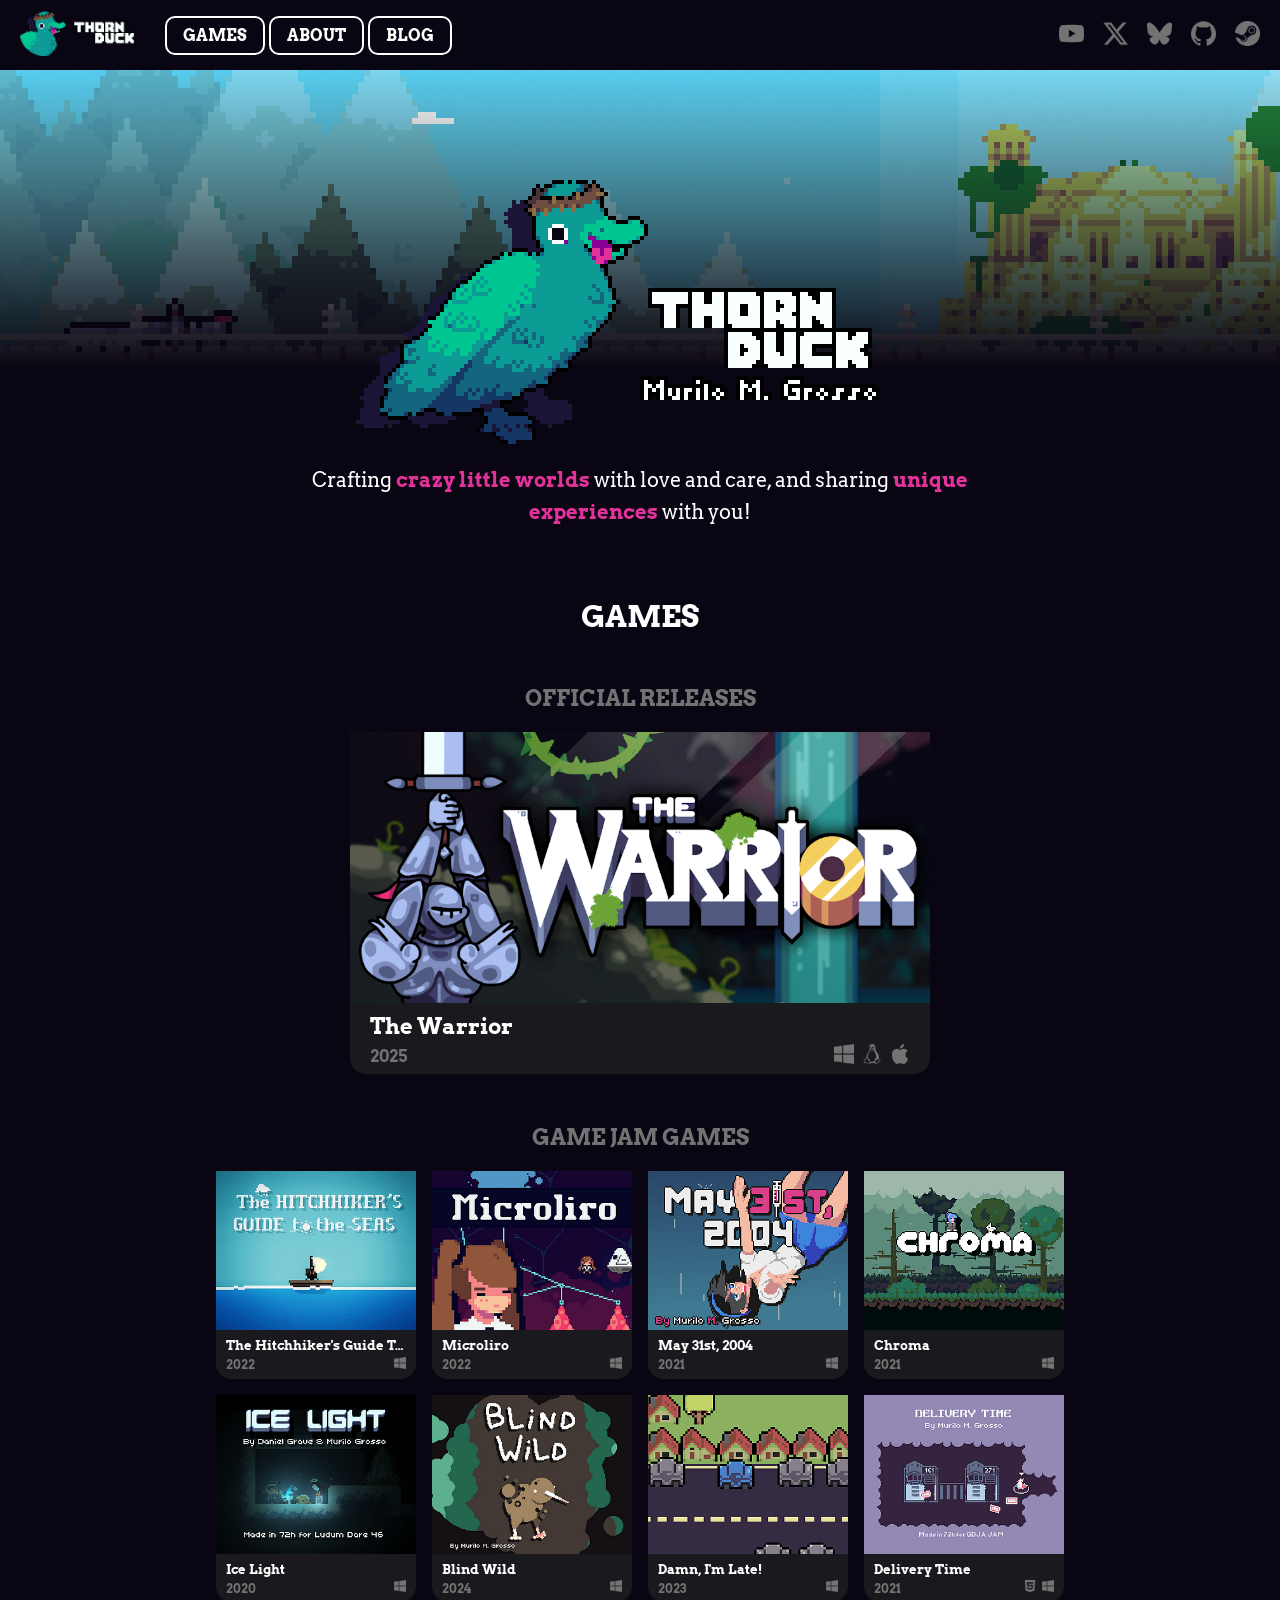
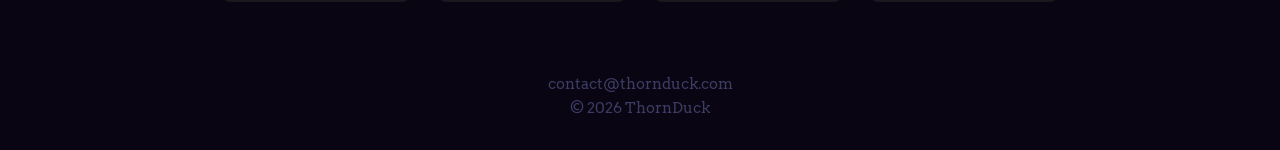
<file: index.html>
<!DOCTYPE html>
<html lang="en">
<head>	
    	<meta charset="UTF-8">
		<meta name="viewport" content="width=device-width, initial-scale=1.0">
		<title>ThornDuck</title>
		<link rel="preconnect" href="https://fonts.googleapis.com">
		<link rel="preconnect" href="https://fonts.gstatic.com" crossorigin>
		<link href="https://fonts.googleapis.com/css2?family=Arvo:wght@400;700&display=swap" rel="stylesheet">
		<link rel="preload" as="image" href="imgs/main_background.png" fetchpriority="high">
    	<link rel="stylesheet" href="styles/style.css">
		<link rel="icon" href="imgs/icon_32.ico">
</head>

<body>
<header id="header"></header>

<main>
	<img id="main-logo" class="pixel-perfect-image" src="imgs/thornduck_160x80_2025.gif" alt="ThornDuck logo">

	<div class="text text-center">
		<p>
			Crafting <span class="colored-text">crazy little worlds</span> with love and care, and sharing <span class="colored-text">unique experiences</span> with you!
		</p>
	</div>

	<section id="games">
		<h2>GAMES</h2>

		<div class="games-group">
			<h3 class="games-subheading">OFFICIAL RELEASES</h3>

			<div class="games-grid official-games" id="official-games-grid"></div>
		</div>

		<div class="games-group">
			<h3 class="games-subheading">GAME JAM GAMES</h3>

			<div class="games-grid jam-games" id="jam-games-grid"></div>
		</div>
	</section>
</main>

<footer id="footer"></footer>

<script src="scripts/script.js"></script>
</body>
</html>
</file>
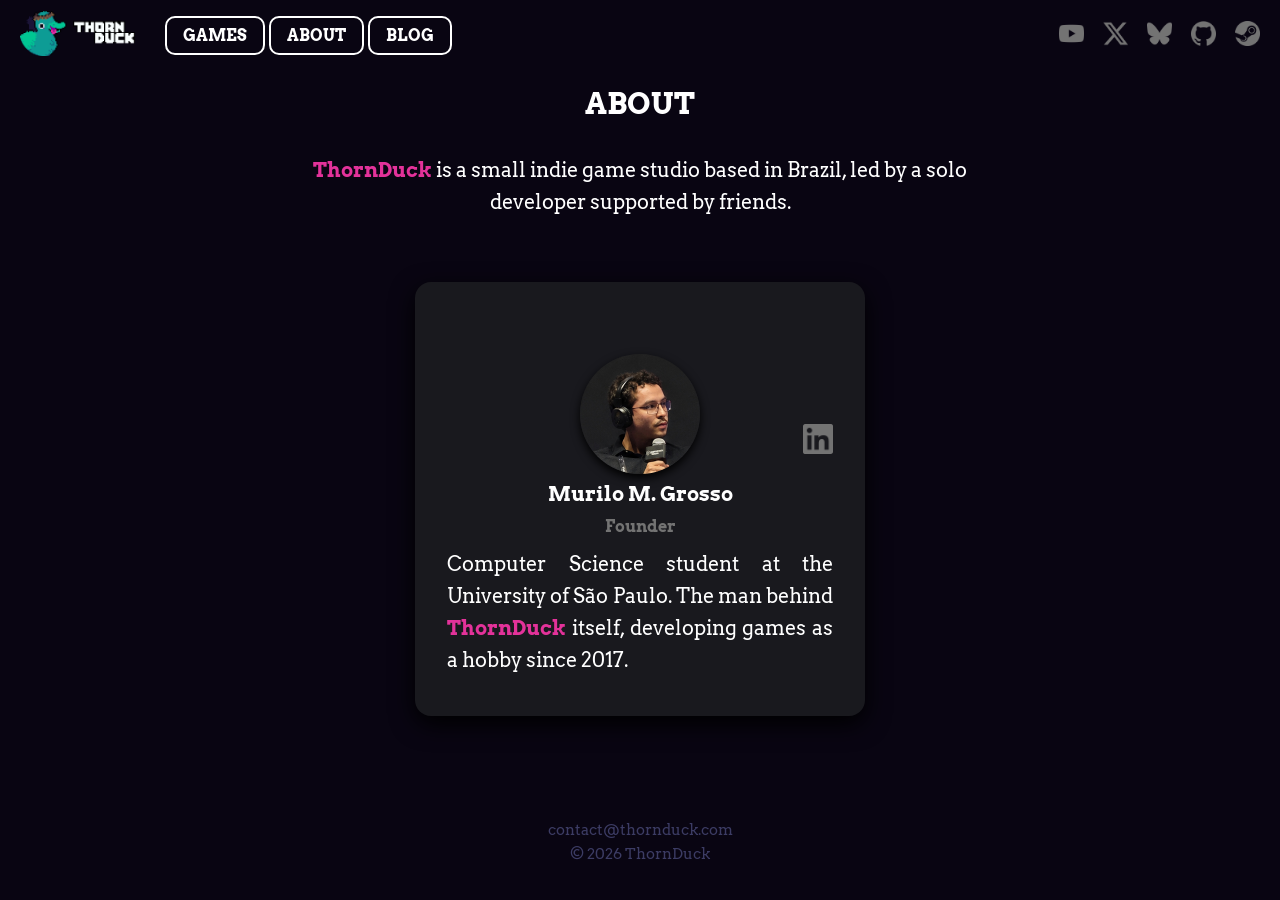
<file: about.html>
<!DOCTYPE html>
<html lang="en">
<head>	
    	<meta charset="UTF-8">
		<meta name="viewport" content="width=device-width, initial-scale=1.0">
		<title>ThornDuck - About</title>
		<link rel="preconnect" href="https://fonts.googleapis.com">
		<link rel="preconnect" href="https://fonts.gstatic.com" crossorigin>
		<link href="https://fonts.googleapis.com/css2?family=Arvo:wght@400;700&display=swap" rel="stylesheet">
		<link rel="preload" as="image" href="imgs/main_background.png" fetchpriority="high">
    	<link rel="stylesheet" href="styles/style.css">
		<link rel="icon" href="imgs/icon_32.ico">
</head>

<body>
<header>
	<button class="hamburger" id="hamburgerBtn" aria-label="Toggle menu" aria-expanded="false">
		<span></span>
		<span></span>
		<span></span>
	</button>

	<div class="header-left">
		<a href="index.html">
			<img src="imgs/thornduck_header.png" alt="ThornDuck logo" class="header-logo">
		</a>

		<nav>
			<a href="index.html">GAMES</a>
			<a href="about.html">ABOUT</a>
			<a href="blog.html">BLOG</a>
		</nav>
	</div>

	<div class="header-right">
		<a href="https://www.youtube.com/@thornduck303" target="_blank"><img src="imgs/youtube.webp" alt="YouTube"></a>
		<a href="https://twitter.com/Murilo3031" target="_blank"><img src="imgs/x.webp" alt="X"></a>
		<a href="https://bsky.app/profile/thornduck.bsky.social" target="_blank"><img src="imgs/bluesky.webp" alt="Bluesky"></a>
		<a href="https://github.com/thornduck303" target="_blank"><img src="imgs/github.webp" alt="Github"></a>
		<a href="https://store.steampowered.com/curator/45712863-ThornDuck/" target="_blank"><img src="imgs/steam.webp" alt="Steam"></a>
	</div>

	<div class="mobile-menu" id="mobileMenu"></div>
</header>

<main class="no-bg">
	<section id="about">
		<h2>ABOUT</h2>

		<div class="text text-center">
			<p>
				<span class="colored-text">ThornDuck</span> is a small indie game studio based in Brazil, led by a solo developer supported by friends.
			</p>
		</div>

		<div class="members-wrapper">
			<div class="member" id="murilo">
				<div class="member-header">
					<a class="profile-pic-link" href="https://linkedin.com/in/murilomgrosso" target="_blank">
						<div class="profile-pic-wrapper">
							<img class="profile-pic" src="imgs/murilo.jpg" alt="Murilo M. Grosso">
						</div>
					</a>
					<a class="member-linkedin" href="https://linkedin.com/in/murilomgrosso" target="_blank">
						<img src="imgs/linkedin.webp" alt="LinkedIn">
					</a>
				</div>

				<p class="member-name">Murilo M. Grosso</p>
				<p class="member-role">Founder</p>
				<p class="member-description">
					Computer Science student at the University of São Paulo.
					The man behind <span class="colored-text">ThornDuck</span> itself, developing games as a hobby since 2017.
				</p>
			</div>
		</div>
	</section>
</main>

<footer>
	<p>contact@thornduck.com</p>
	<p>© 2026 ThornDuck</p>
</footer>

<script src="scripts/script.js"></script>
</body>
</html>
</file>
<file: styles/style.css>
:root {
	--lightbrown:	#916e42;
	--brown:		#6e4e41;
	--darkbrown:	#48323b;
	--lightcyan:	#00c692;
	--cyan:			#0d9c95;
	--darkcyan:		#13667e;
	--darkercyan:	#153765;
	--darkestcyan:	#1b1437;
	--pink:			#e3329a;
	--darkpink:		#890094;
	--white:		#ffffff;
	--black:		#000000;
	--darkblue:		#090512;
	--panelgray:	rgba(25, 25, 30, 1);
	--mutedgray:	rgba(80, 80, 90, 1);
	--footergray:	rgba(60, 60, 100, 1);
	--icongray:		rgba(115, 115, 115, 1);
}

* {
	box-sizing: border-box;
	margin: 0;
}

body {
	font-family: 'Arvo', serif;
	background-color: var(--darkblue);
	color: var(--white);
	overflow-x: hidden;
}

header {
	position: fixed;
	top: 0;
	width: 100%;
	height: 70px;

	display: flex;
	justify-content: space-between;
	align-items: center;
	background-color: var(--darkblue);

	padding: 0 20px;
	z-index: 1000;
}

.header-left {
	display: flex;
	align-items: center;
	gap: 30px;
}

.header-logo {
	height: 45px;
}

nav a {
	padding: 8px 16px;
	border: 2px solid var(--white);
	border-radius: 10px;

	color: var(--white);
	text-decoration: none;
	font-weight: bold;

	transition: 0.3s;
}

nav a:hover {
	background-color: var(--white);
	color: var(--darkblue);
}

.header-right img {
	height: 25px;
	margin-left: 15px;

	filter: brightness(0) invert(0.45);
	transition: filter 0.3s;
}

.header-right img:hover {
	filter: brightness(0) invert(1);
}

.hamburger {
	display: none;
	flex-direction: column;
	justify-content: center;
	gap: 5px;

	width: 26px;
	height: 20px;
	background: none;
	border: none;
	padding: 0;
	cursor: pointer;

	position: absolute;
	left: 16px;
	top: 50%;
	transform: translateY(-50%);
	z-index: 1001;
}

.hamburger span {
	display: block;
	width: 100%;
	height: 2px;
	background-color: var(--white);
	border-radius: 2px;
	transition: 0.3s;
}

.hamburger.active span:nth-child(1) {
	transform: translateY(7px) rotate(45deg);
}

.hamburger.active span:nth-child(2) {
	opacity: 0;
}

.hamburger.active span:nth-child(3) {
	transform: translateY(-7px) rotate(-45deg);
}

.mobile-menu {
	display: none;
	flex-direction: column;
	align-items: center;
	gap: 16px;

	position: absolute;
	top: 100%;
	left: 0;
	width: 100%;

	background-color: var(--darkblue);
	padding: 20px 16px 24px;
}

.mobile-menu.open {
	display: flex;
}

.mobile-menu nav {
	display: flex;
	flex-direction: column;
	gap: 12px;
	width: 100%;
	max-width: 320px;
}

.mobile-menu nav a {
	text-align: center;
}

.mobile-menu .header-right {
	display: flex;
	flex-wrap: wrap;
	justify-content: center;
	gap: 16px;
}

main {
    margin-top: 70px;
    text-align: center;

    background-image: 
        linear-gradient(to top, var(--darkblue) 0%, var(--darkblue) 50%, transparent 100%),
        url("../imgs/main_background.png");

    background-repeat: no-repeat, repeat-x;
    background-position: top, top;

    background-size: auto 600px, auto;
}

main.no-bg {
    background-image: none;
}

section {
    scroll-margin-top: 80px;
	margin-top: 70px;
	margin-bottom: 70px;
}

h2 {
	font-size: 30px;
}

#about h2,
#blog h2 {
	margin-top: 15px;
}

h3 {
	font-size: 22px;
	margin-bottom: 20px;
	color: var(--icongray);
}

p {
    font-size: 20px;
    line-height: 1.6;
}

.colored-text {
	color: var(--pink) !important;
	font-weight: bold;
}

.muted-text {
	color: var(--icongray);
}

.text-link {
	color: inherit;
	text-decoration: underline;
	text-decoration-style: dashed;
	text-underline-offset: 3px;
	transition: opacity 0.3s ease;
}

.text-link:hover {
	opacity: 0.6;
}

#main-logo {
	margin-top: 70px;
	width: 640px;
	max-width: 90vw;
}

.pixel-perfect-image{
	image-rendering: optimizeSpeed;
	image-rendering: -moz-crisp-edges;
	image-rendering: -o-crisp-edges;
	image-rendering: -webkit-optimize-contrast;
	image-rendering: optimize-contrast;
	image-rendering: pixelated;
	-ms-interpolation-mode: nearest-neighbor;
}

#post {
	max-width: 700px;
	margin-left: auto;
	margin-right: auto;
	padding: 15px 20px 0;
	text-align: left;
}

#post h2 {
	text-align: center;
	letter-spacing: 0.8px;
}

#post p {
	margin-bottom: 1.5rem;
}

#post-body img {
	display: block;
	width: 100%;
	max-width: 100%;
	height: auto;

	margin: 24px 0;
	border-radius: 16px;
}

#post-body figure {
	margin: 24px 0;
}

#post-body figure img {
	margin: 0;
}

#post-body figcaption {
	margin-top: 8px;
	font-size: 16px;
	text-align: center;
	font-weight: bold;
}

#post-body a {
	color: inherit;
	text-decoration: underline;
	text-decoration-style: dashed;
	text-underline-offset: 3px;
	transition: opacity 0.3s ease;
}

#post-body a:hover {
	opacity: 0.6;
}

.post-page-date {
	color: var(--icongray);
	font-size: 16px;
	font-weight: bold;
	text-align: center;
}

.back-to-blog {
	display: inline-block;
	margin-top: 20px;

	padding: 8px 16px;
	border: 2px solid var(--white);
	border-radius: 10px;

	color: var(--white);
	text-decoration: none;
	font-weight: bold;
	font-size: 14px;

	transition: 0.3s;
}

.back-to-blog:hover {
	background-color: var(--white);
	color: var(--darkblue);
}

#about, #blog {
	display: flex;
	flex-direction: column;
	gap: 2rem;
}

.text {
	max-width: 700px;
	margin: auto;
	text-align: justify;
}

#post .text {
	margin-top: 40px;
}

.text-center {
	text-align: center;
}

.newsletter {
	display: flex;
	flex-wrap: wrap;
	justify-content: center;
	gap: 12px;

	max-width: 480px;
	margin: -24px auto 0;
}

.newsletter input[type="email"] {
	flex: 1;
	min-width: 250px;

	padding: 10px 18px;
	border: 2px solid var(--panelgray);
	border-radius: 10px;

	background-color: var(--darkblue);
	color: var(--white);
	font-family: 'Arvo', serif;
	font-size: 15px;

	outline: none;
	transition: border-color 0.3s;
}

.newsletter input[type="email"]::placeholder {
	color: var(--icongray);
}

.newsletter input[type="email"]:focus {
	border-color: var(--white);
}

.newsletter-btn {
	padding: 10px 20px;
	border: 2px solid var(--pink);
	border-radius: 10px;

	background-color: var(--darkblue);
	color: var(--pink);
	font-family: 'Arvo', serif;
	font-weight: bold;
	font-size: 14px;
	white-space: nowrap;

	cursor: pointer;
	transition: 0.3s;
}

.newsletter-btn:hover {
	background-color: var(--pink);
	color: var(--darkblue);
}

.members-wrapper {
	display: flex;
	flex-wrap: wrap;
	justify-content: center;
	gap: 2rem;
}

.member { 
	position: relative; 
	padding: 2rem; 
	margin: 2rem 0; 
	border-radius: 16px; 

	background-color: var(--panelgray); 
	overflow: hidden; 
	box-shadow: 0 8px 25px var(--black); 

	flex: 1 1 300px; 
	max-width: 450px; 
}

.member::before { 
	content: ""; 
	position: absolute; 
	top: 0; 
	left: 0; 
	width: 100%; 
	height: 120px; 

	background-image: var(--header-img);
	background-size: cover; 
	background-position: center;
	 z-index: 0; 
	 opacity: 0.8; 
}

.member > * { 
	position: relative; 
	z-index: 1; 
}

.member-header {
	position: relative;
	display: flex;
	align-items: center;
}

.profile-pic-link {
	display: block;
	margin: 40px auto 0 auto;
}

.profile-pic-wrapper {
	width: 120px;
	height: 120px;

	border-radius: 50%;
	overflow: hidden;

	box-shadow: 0 4px 10px var(--black);
}

.profile-pic { 
	width: 100%; 
	height: 100%;

	display: block;
	object-fit: cover; 

	transition: transform 0.3s ease;
}

.profile-pic-link:hover .profile-pic {
	transform: scale(1.04);
}

.member-linkedin {
	position: absolute;
	right: 0;
	top: 110px;
}

.member-linkedin img { 
	width: 30px; height: auto; 

	filter: brightness(0) invert(0.45);
	transition: filter 0.3s;
}

.member-linkedin img:hover {
	filter: brightness(0) invert(1);
}

.member-name {
	margin: 0.25rem 0;
  	font-weight: bold;
	transition: opacity 0.3s ease;
}

.member-role {
	color: var(--icongray);
	font-size: 16px;
	font-weight: bold;
	transition: opacity 0.3s ease;
}

.member-description {
	margin: 0.5rem 0;
	text-align: justify;
	transition: opacity 0.3s ease;
}

.member:has(.profile-pic-link:hover) .member-name,
.member:has(.profile-pic-link:hover) .member-role,
.member:has(.profile-pic-link:hover) .member-description {
	opacity: 0.6;
}

.blog-posts {
	display: flex;
	flex-direction: column;
	align-items: center;
	gap: 24px;

	margin: 0 auto;
	padding: 0 20px;
}

.blog-post {
	width: 60%;
	max-width: 100%;
	min-width: 0;

	display: flex;

	border-radius: 16px;
	overflow: hidden;

	background-color: var(--panelgray);
	box-shadow: 0 8px 25px var(--black);
}

.post-image-link {
	display: block;
	flex: 0 0 280px;
	min-width: 0;
}

.post-image-wrapper {
	position: relative;
	overflow: hidden;
	height: 100%;
	min-height: 180px;
}

.post-image-wrapper img {
	display: block;
	width: 100%;
	height: 100%;
	object-fit: cover;
	transition: transform 0.3s ease;
}

.post-image-link:hover .post-image-wrapper img {
	transform: scale(1.04);
}

.post-info {
	flex: 1;
	min-width: 0;

	display: flex;
	flex-direction: column;
	justify-content: center;
	gap: 8px;

	padding: 24px 30px;
	text-align: left;
}

.post-date {
	color: var(--icongray);
	font-size: 16px;
	font-weight: bold;
	transition: opacity 0.3s ease;
}

.post-title {
	font-size: 22px;
	letter-spacing: 0.8px;
	font-weight: bold;
	transition: opacity 0.3s ease;
	overflow-wrap: break-word;
}

.post-description {
	font-size: 16px;
	line-height: 1.5;
	transition: opacity 0.3s ease;
	overflow-wrap: break-word;

	display: -webkit-box;
	-webkit-box-orient: vertical;
	-webkit-line-clamp: 2;
	overflow: hidden;
}

.post-image-link:hover ~ .post-info .post-title,
.post-image-link:hover ~ .post-info .post-description,
.post-image-link:hover ~ .post-info .post-date {
	opacity: 0.6;
}

.read-more {
	align-self: flex-start;
	margin-top: 4px;

	padding: 8px 16px;
	border: 2px solid var(--white);
	border-radius: 10px;

	color: var(--white);
	text-decoration: none;
	font-weight: bold;
	font-size: 14px;

	transition: 0.3s;
}

.read-more:hover {
	background-color: var(--white);
	color: var(--darkblue);
}

.games-group {
	margin-top: 50px;
}

.games-grid {
	display: flex;
	flex-wrap: wrap;
	justify-content: center;
}

.game {
	min-width: 0;
}

.official-games {
	gap: 40px;
	max-width: 1220px;
	margin: 0 auto;
}

.official-games .game {
	flex: 1 1 580px;
	max-width: 580px;
}

.jam-games {
	gap: 16px;
	max-width: 1000px;
	margin: 0 auto;
}

.jam-games .game {
	flex: 0 0 200px;
}

.jam-games .game-info {
	padding: 6px 10px;
}

.jam-games .game-name {
	font-size: 13px;
}

.jam-games .game-platforms {
	gap: 6px;
}

.jam-games .game-platforms img {
	height: 12px;
}

.jam-games .game-year {
	font-size: 12px;
}

.game-capsule {
	display: block;
	vertical-align: bottom;
	width: 100%;
}

.capsule-image-wrapper {
	position: relative;
	overflow: hidden;
	border-radius: 0;
}

.capsule-image-wrapper img,
.capsule-image-wrapper video {
	display: block;
	width: 100%;
	transition: transform 0.3s ease;
}

.capsule-image-wrapper video {
	position: absolute;
	inset: 0;
	height: 100%;
	object-fit: cover;

	opacity: 0;
	transition: opacity 0.3s ease, transform 0.3s ease;
}

.game-capsule:hover .capsule-image-wrapper video {
	opacity: 1;
}

.game-capsule:hover .capsule-image-wrapper img,
.game-capsule:hover .capsule-image-wrapper video {
	transform: scale(1.04);
}

.game-info {
	width: 100%;
	margin: 0;

	display: flex;
	flex-direction: column;
	gap: 0px;

	background-color: var(--panelgray);
	padding: 6px 20px;
	text-align: left;

	border-radius: 0 0 16px 16px;
}

.game-name {
	font-size: 22px;
	font-weight: bold;
	transition: opacity 0.3s ease;

	overflow: hidden;
	white-space: nowrap;
	text-overflow: ellipsis;
}

.game-capsule:hover ~ .game-info .game-name,
.game-capsule:hover ~ .game-info .game-year,
.game-capsule:hover ~ .game-info .game-platforms {
	opacity: 0.6;
}

.game-meta {
	display: flex;
	justify-content: space-between;
	align-items: center;
	width: 100%;
}

.game-platforms {
	display: flex;
	align-items: center;
	gap: 8px;
	margin-bottom: 4px;
	transition: opacity 0.3s ease;
}

.game-year {
	color: var(--icongray);
	font-size: 16px;
	font-weight: bold;
	white-space: nowrap;
	transition: opacity 0.3s ease;
}

.game-platforms img {
	height: 20px;
	filter: brightness(0) invert(0.45);
}

footer {
	text-align: center;
	margin: 50px 0 30px;
}

footer p {
	color: var(--footergray); 
	font-size: 15px;
}

@media (max-width: 900px) {
	.header-left {
		gap: 15px;
	}

	.header-logo {
		height: 34px;
	}

	nav a {
		padding: 6px 12px;
		font-size: 14px;
	}

	.header-right img {
		height: 20px;
		margin-left: 10px;
	}
}

@media (max-width: 640px) {
	header {
		justify-content: center;
		height: 60px;
		padding: 0 16px;
	}

	.hamburger {
		display: flex;
	}

	.header-left nav {
		display: none;
	}

	.header-right {
		display: none;
	}

	.header-logo {
		height: 32px;
	}

	.header-right img {
		margin-left: 0;
	}

	main {
		margin-top: 60px;
		background-size: auto 220px, auto 220px;
	}

	#main-logo {
		width: 90%;
		max-width: 340px;
		margin-top: 25px;
	}

	section {
		margin-top: 45px;
		margin-bottom: 45px;
		padding: 0 16px;
	}

	h2 {
		font-size: 24px;
	}

	p {
		font-size: 16px;
	}

	.game-name {
		font-size: 18px;
	}

	.jam-games {
		gap: 10px;
	}

	.jam-games .game {
		flex: 0 0 calc(50% - 5px);
	}

	.jam-games .game-info {
		padding: 5px 8px;
	}

	.member {
		padding: 1.5rem;
	}

	.profile-pic-wrapper {
		width: 100px;
		height: 100px;
	}

	.member-linkedin {
		top: 118px;
	}

	.blog-post {
		width: 100%;
		flex-direction: column;
	}

	.post-image-link {
		flex: none;
		width: 100%;
	}

	.post-image-wrapper {
		height: 180px;
		min-height: 0;
	}

	.post-info {
		padding: 16px 20px;
	}

	.post-title {
		font-size: 20px;
	}

	.post-description {
		font-size: 15px;
	}

	.newsletter {
		flex-direction: column;
		align-items: center;
	}

	.newsletter input[type="email"],
	.newsletter-btn {
		width: 100%;
		max-width: 320px;
	}
}

@media (max-width: 380px) {
	.header-logo {
		height: 28px;
	}

	nav a {
		padding: 5px 8px;
		font-size: 12px;
	}

	.header-right img {
		height: 18px;
	}
}
</file>
